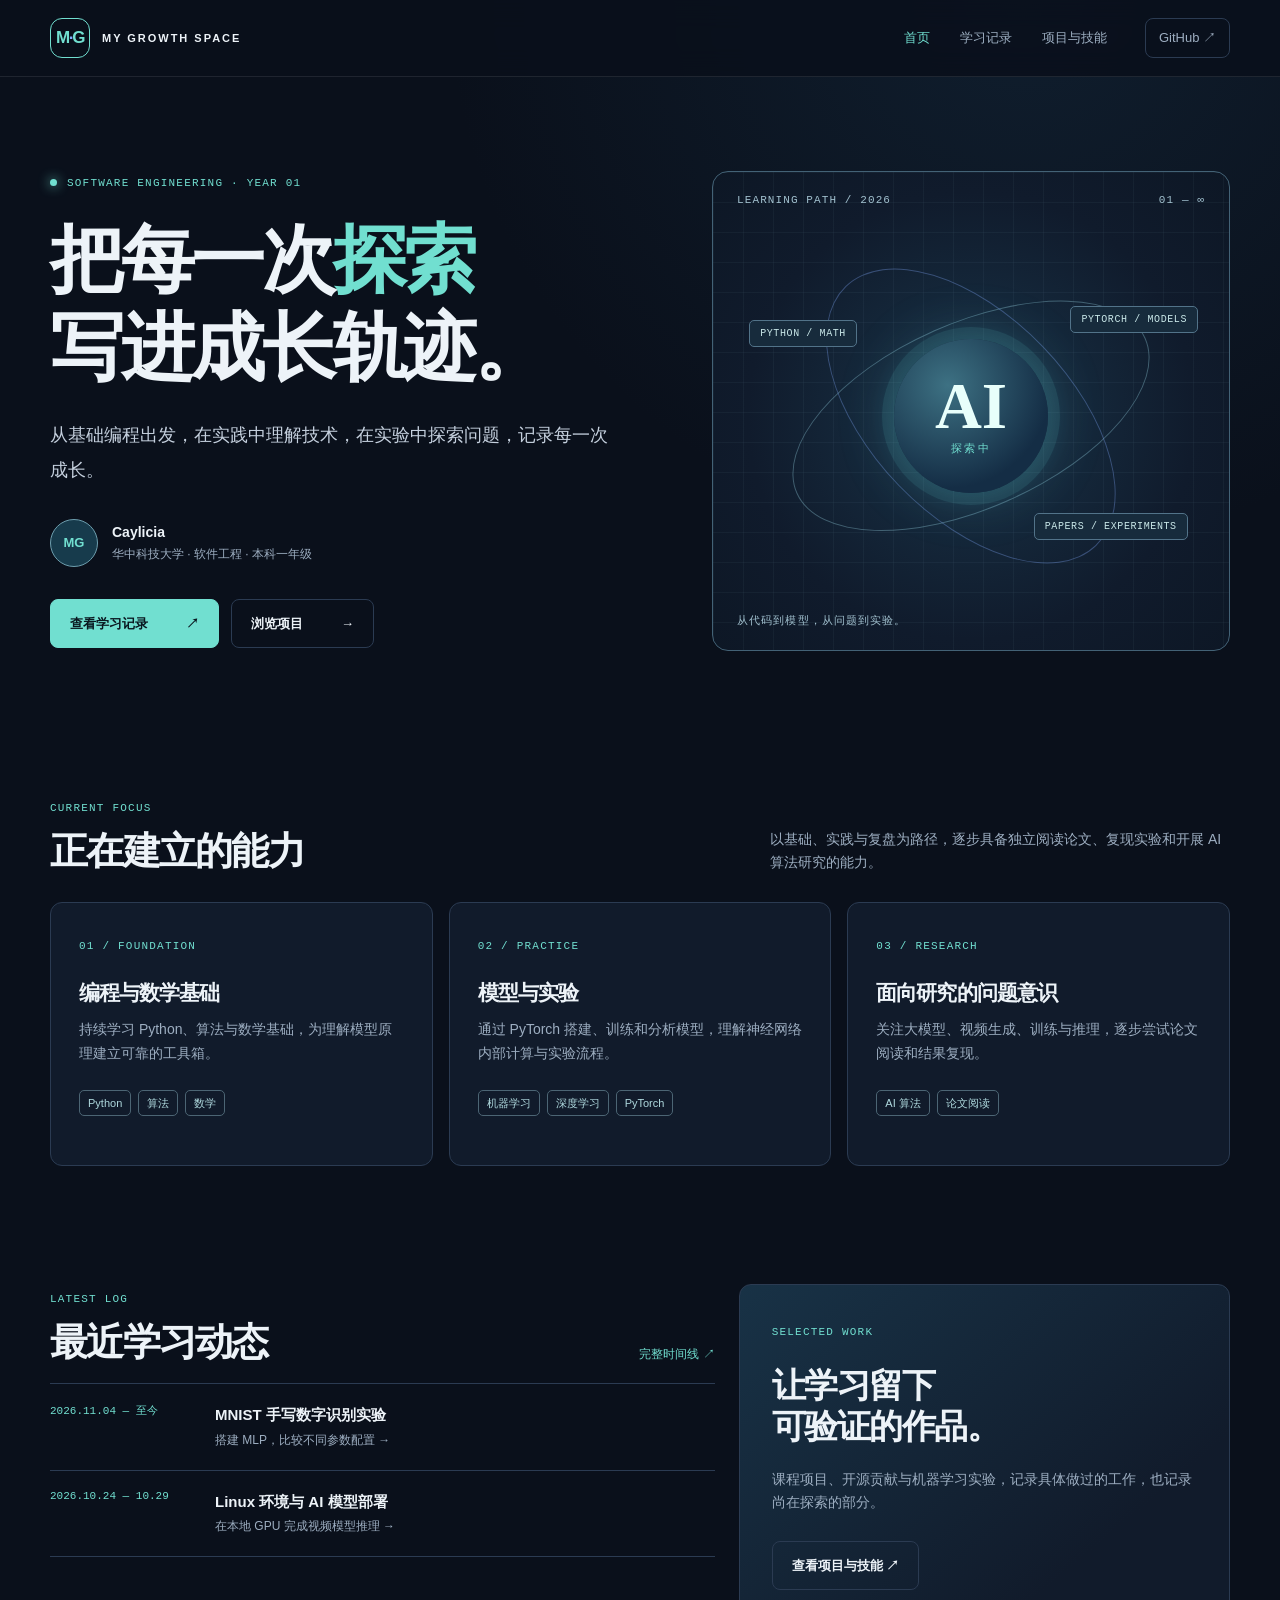
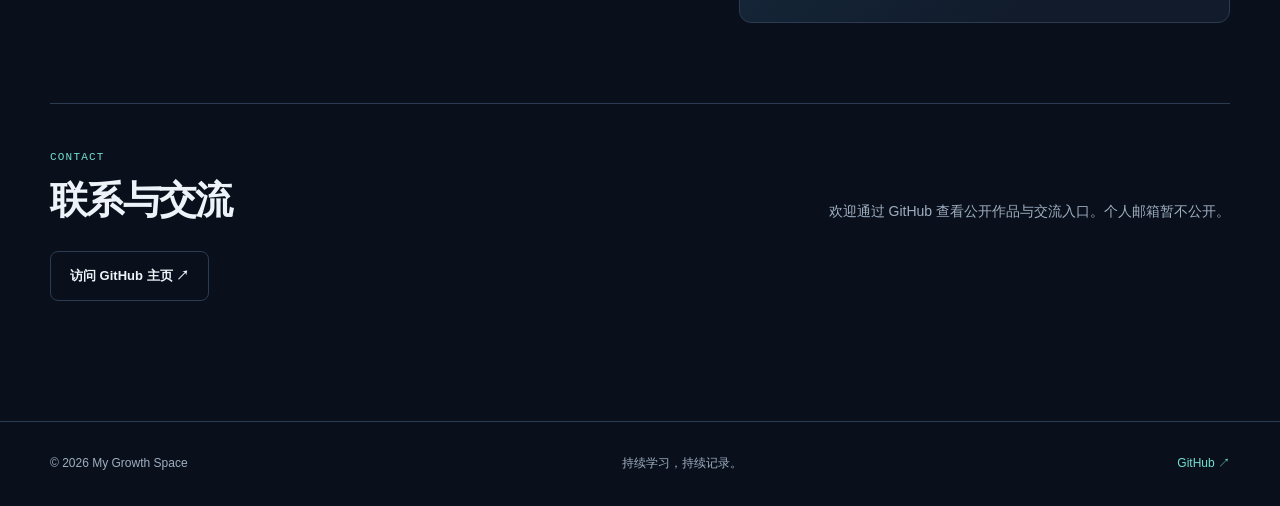
<file: index.html>
<!doctype html>
<html lang="zh-CN">
<head>
  <meta charset="utf-8"><meta name="viewport" content="width=device-width, initial-scale=1">
  <meta name="description" content="My Growth Space：软件工程本科生的学习记录、AI 实验与技术项目。">
  <title>首页 · My Growth Space</title><link rel="stylesheet" href="./assets/style.css"><script src="./assets/main.js" defer></script>
</head>
<body data-page="home">
  <a class="skip" href="#main">跳转到正文</a>
  <header class="site-header"><div class="shell nav-wrap"><a class="brand" href="./index.html"><span class="brand-mark" aria-hidden="true">M<span>·</span>G</span><span>MY GROWTH SPACE</span></a><nav aria-label="主导航"><a aria-current="page" href="./index.html">首页</a><a href="./learning.html">学习记录</a><a href="./projects.html">项目与技能</a></nav><a class="nav-github" href="https://github.com/Caylicia3" target="_blank" rel="noopener noreferrer">GitHub ↗</a></div></header>
  <main id="main">
    <section class="hero shell"><div class="hero-copy"><div class="eyebrow"><span class="live-dot"></span> SOFTWARE ENGINEERING · YEAR 01</div><h1>把每一次<span class="accent">探索</span><br>写进成长轨迹。</h1><p class="hero-lead">从基础编程出发，在实践中理解技术，在实验中探索问题，记录每一次成长。</p><div class="identity"><span class="avatar" aria-label="个人标识 MG">MG</span><div><strong>Caylicia</strong><span>华中科技大学 · 软件工程 · 本科一年级</span></div></div><div class="actions"><a class="button primary" href="./learning.html">查看学习记录 <span>↗</span></a><a class="button subtle" href="./projects.html">浏览项目 <span>→</span></a></div></div><div class="hero-visual" aria-label="成长方向图示"><div class="visual-top"><span>LEARNING PATH / 2026</span><span>01 — ∞</span></div><div class="orbit orbit-one"></div><div class="orbit orbit-two"></div><div class="orbit-core"><span>AI</span><small>探索中</small></div><div class="visual-label label-a">PYTHON / MATH</div><div class="visual-label label-b">PYTORCH / MODELS</div><div class="visual-label label-c">PAPERS / EXPERIMENTS</div><div class="visual-bottom">从代码到模型，从问题到实验。</div></div></section>
    <section class="section shell"><div class="section-heading"><div><span class="kicker">CURRENT FOCUS</span><h2>正在建立的能力</h2></div><p>以基础、实践与复盘为路径，逐步具备独立阅读论文、复现实验和开展 AI 算法研究的能力。</p></div><div class="focus-grid"><article class="focus-card"><span class="card-index">01 / FOUNDATION</span><h3>编程与数学基础</h3><p>持续学习 Python、算法与数学基础，为理解模型原理建立可靠的工具箱。</p><div class="tags"><span>Python</span><span>算法</span><span>数学</span></div></article><article class="focus-card"><span class="card-index">02 / PRACTICE</span><h3>模型与实验</h3><p>通过 PyTorch 搭建、训练和分析模型，理解神经网络内部计算与实验流程。</p><div class="tags"><span>机器学习</span><span>深度学习</span><span>PyTorch</span></div></article><article class="focus-card"><span class="card-index">03 / RESEARCH</span><h3>面向研究的问题意识</h3><p>关注大模型、视频生成、训练与推理，逐步尝试论文阅读和结果复现。</p><div class="tags"><span>AI 算法</span><span>论文阅读</span></div></article></div></section>
    <section class="section shell lower-grid"><div><div class="section-heading compact"><div><span class="kicker">LATEST LOG</span><h2>最近学习动态</h2></div><a class="text-link" href="./learning.html">完整时间线 ↗</a></div><a class="activity-row" href="./learning.html#mnist"><time>2026.11.04 — 至今</time><strong>MNIST 手写数字识别实验</strong><span>搭建 MLP，比较不同参数配置 →</span></a><a class="activity-row" href="./learning.html#wan"><time>2026.10.24 — 10.29</time><strong>Linux 环境与 AI 模型部署</strong><span>在本地 GPU 完成视频模型推理 →</span></a></div><div class="project-teaser"><span class="kicker">SELECTED WORK</span><h2>让学习留下<br>可验证的作品。</h2><p>课程项目、开源贡献与机器学习实验，记录具体做过的工作，也记录尚在探索的部分。</p><a class="button outline" href="./projects.html">查看项目与技能 ↗</a></div></section>
  <section class="section shell contact-section" aria-labelledby="contact-title"><div class="section-heading"><div><span class="kicker">CONTACT</span><h2 id="contact-title">联系与交流</h2></div><p>欢迎通过 GitHub 查看公开作品与交流入口。个人邮箱暂不公开。</p></div><a class="button outline" href="https://github.com/Caylicia3" target="_blank" rel="noopener noreferrer">访问 GitHub 主页 ↗</a></section></main><footer class="site-footer"><div class="shell footer-inner"><span>© 2026 My Growth Space</span><span>持续学习，持续记录。</span><a href="https://github.com/Caylicia3" target="_blank" rel="noopener noreferrer">GitHub ↗</a></div></footer>
</body></html>
</file>
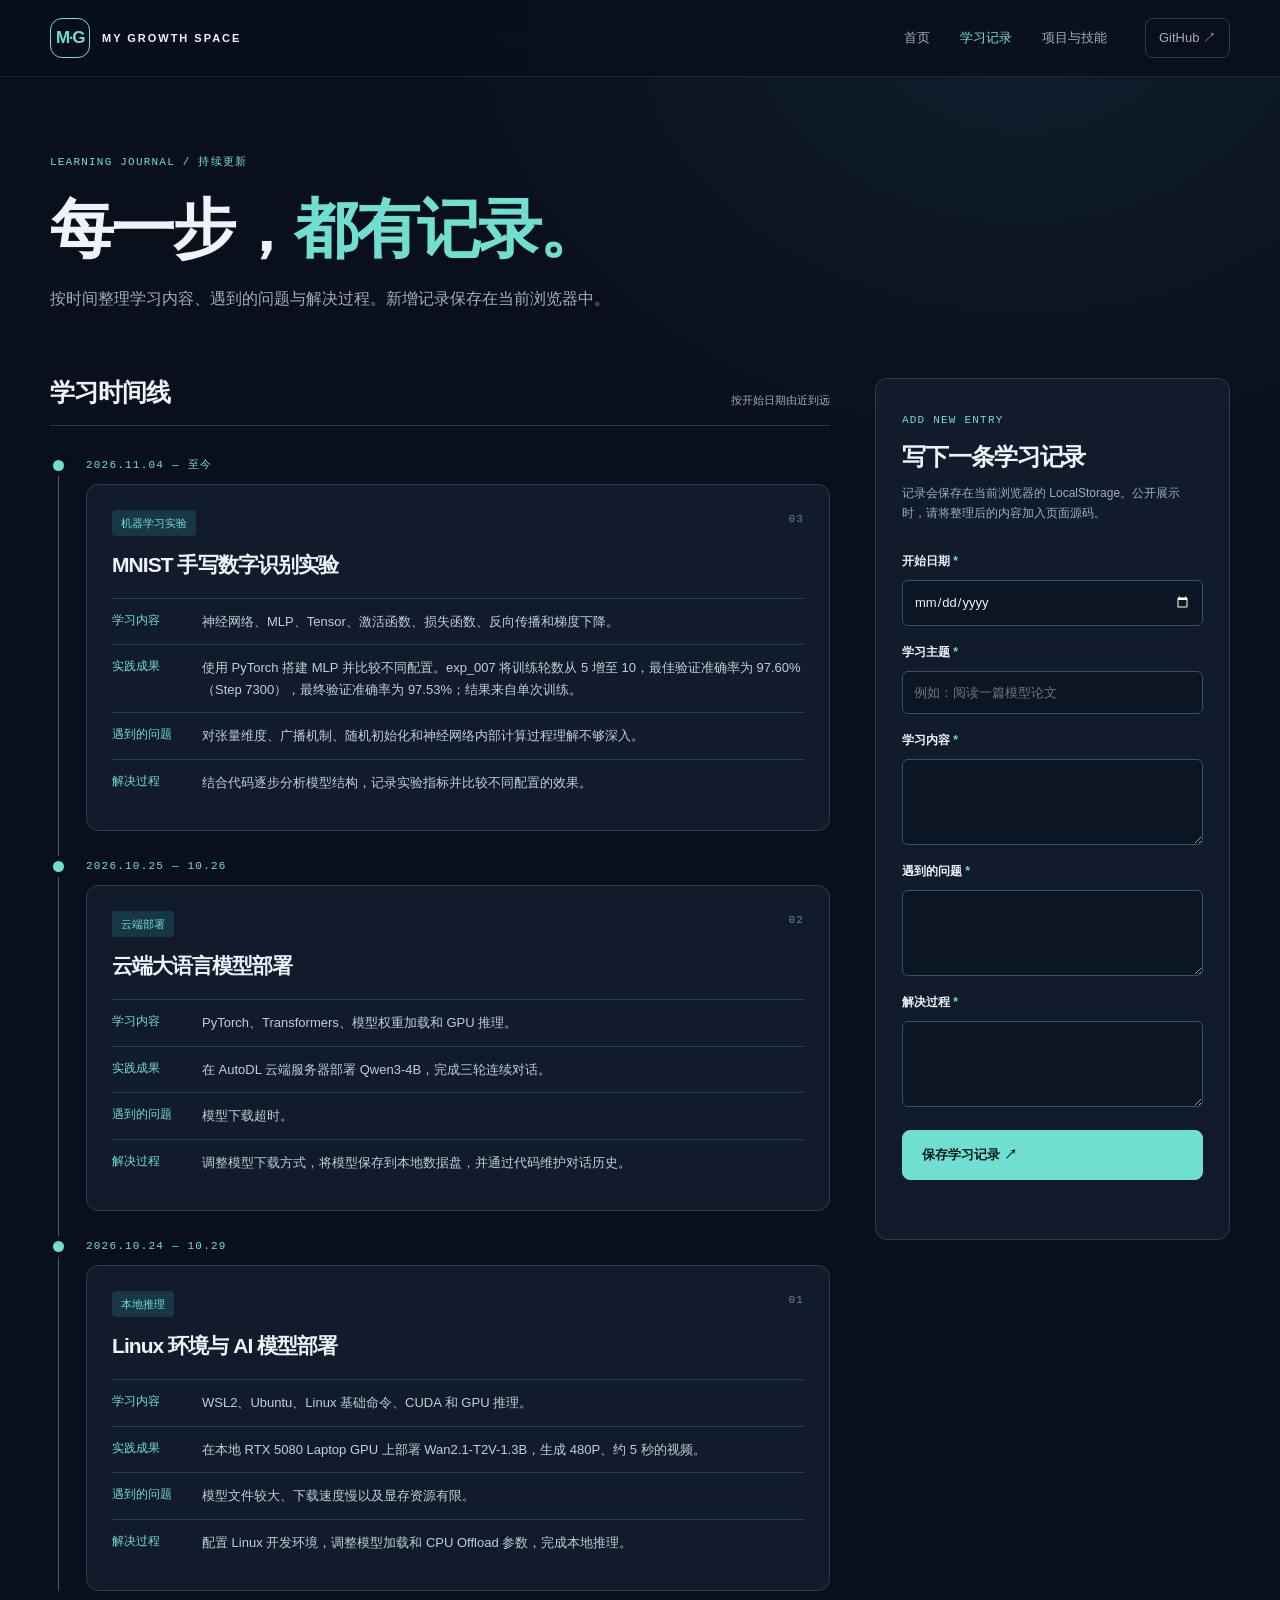
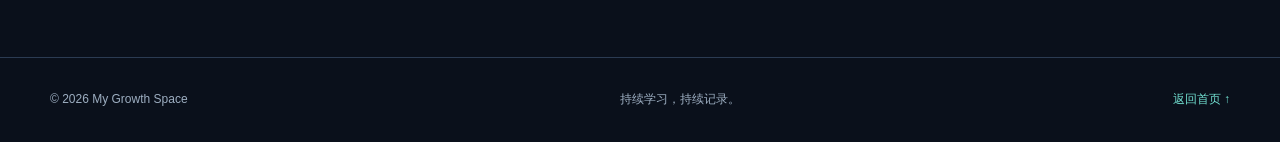
<file: learning.html>
<!doctype html><html lang="zh-CN"><head><meta charset="utf-8"><meta name="viewport" content="width=device-width, initial-scale=1"><meta name="description" content="学习时间线：记录 AI、模型部署和机器学习实验中的问题与解决过程。"><title>学习记录 · My Growth Space</title><link rel="stylesheet" href="./assets/style.css"><script src="./assets/main.js" defer></script></head><body data-page="learning"><a class="skip" href="#main">跳转到正文</a><header class="site-header"><div class="shell nav-wrap"><a class="brand" href="./index.html"><span class="brand-mark" aria-hidden="true">M<span>·</span>G</span><span>MY GROWTH SPACE</span></a><nav aria-label="主导航"><a href="./index.html">首页</a><a aria-current="page" href="./learning.html">学习记录</a><a href="./projects.html">项目与技能</a></nav><a class="nav-github" href="https://github.com/Caylicia3" target="_blank" rel="noopener noreferrer">GitHub ↗</a></div></header><main id="main" class="shell page-main"><div class="page-intro"><span class="kicker">LEARNING JOURNAL / 持续更新</span><h1>每一步，<span class="accent">都有记录。</span></h1><p>按时间整理学习内容、遇到的问题与解决过程。新增记录保存在当前浏览器中。</p></div><div class="learning-layout"><section aria-labelledby="timeline-title"><div class="block-heading"><h2 id="timeline-title">学习时间线</h2><span>按开始日期由近到远</span></div><div id="timeline" class="timeline"><article class="timeline-item" id="mnist" data-sort-date="2026-11-04"><div class="timeline-date">2026.11.04 — 至今</div><div class="timeline-card"><div class="record-top"><span class="pill">机器学习实验</span><span class="record-number">03</span></div><h3>MNIST 手写数字识别实验</h3><dl><div><dt>学习内容</dt><dd>神经网络、MLP、Tensor、激活函数、损失函数、反向传播和梯度下降。</dd></div><div><dt>实践成果</dt><dd>使用 PyTorch 搭建 MLP 并比较不同配置。exp_007 将训练轮数从 5 增至 10，最佳验证准确率为 97.60%（Step 7300），最终验证准确率为 97.53%；结果来自单次训练。</dd></div><div><dt>遇到的问题</dt><dd>对张量维度、广播机制、随机初始化和神经网络内部计算过程理解不够深入。</dd></div><div><dt>解决过程</dt><dd>结合代码逐步分析模型结构，记录实验指标并比较不同配置的效果。</dd></div></dl></div></article><article class="timeline-item" id="qwen" data-sort-date="2026-10-25"><div class="timeline-date">2026.10.25 — 10.26</div><div class="timeline-card"><div class="record-top"><span class="pill">云端部署</span><span class="record-number">02</span></div><h3>云端大语言模型部署</h3><dl><div><dt>学习内容</dt><dd>PyTorch、Transformers、模型权重加载和 GPU 推理。</dd></div><div><dt>实践成果</dt><dd>在 AutoDL 云端服务器部署 Qwen3-4B，完成三轮连续对话。</dd></div><div><dt>遇到的问题</dt><dd>模型下载超时。</dd></div><div><dt>解决过程</dt><dd>调整模型下载方式，将模型保存到本地数据盘，并通过代码维护对话历史。</dd></div></dl></div></article><article class="timeline-item" id="wan" data-sort-date="2026-10-24"><div class="timeline-date">2026.10.24 — 10.29</div><div class="timeline-card"><div class="record-top"><span class="pill">本地推理</span><span class="record-number">01</span></div><h3>Linux 环境与 AI 模型部署</h3><dl><div><dt>学习内容</dt><dd>WSL2、Ubuntu、Linux 基础命令、CUDA 和 GPU 推理。</dd></div><div><dt>实践成果</dt><dd>在本地 RTX 5080 Laptop GPU 上部署 Wan2.1-T2V-1.3B，生成 480P、约 5 秒的视频。</dd></div><div><dt>遇到的问题</dt><dd>模型文件较大、下载速度慢以及显存资源有限。</dd></div><div><dt>解决过程</dt><dd>配置 Linux 开发环境，调整模型加载和 CPU Offload 参数，完成本地推理。</dd></div></dl></div></article></div></section><aside class="entry-panel"><div class="panel-heading"><span class="kicker">ADD NEW ENTRY</span><h2>写下一条学习记录</h2><p>记录会保存在当前浏览器的 LocalStorage。公开展示时，请将整理后的内容加入页面源码。</p></div><form id="entry-form"><label for="entry-date">开始日期 <span>*</span></label><input id="entry-date" name="date" type="date" required><label for="entry-title">学习主题 <span>*</span></label><input id="entry-title" name="title" maxlength="80" placeholder="例如：阅读一篇模型论文" required><label for="entry-content">学习内容 <span>*</span></label><textarea id="entry-content" name="content" rows="3" maxlength="1000" required></textarea><label for="entry-problem">遇到的问题 <span>*</span></label><textarea id="entry-problem" name="problem" rows="3" maxlength="1000" required></textarea><label for="entry-solution">解决过程 <span>*</span></label><textarea id="entry-solution" name="solution" rows="3" maxlength="1000" required></textarea><button class="button primary form-button" type="submit">保存学习记录 ↗</button><p id="form-status" class="form-status" role="status" aria-live="polite"></p></form></aside></div></main><footer class="site-footer"><div class="shell footer-inner"><span>© 2026 My Growth Space</span><span>持续学习，持续记录。</span><a href="./index.html">返回首页 ↑</a></div></footer></body></html>
</file>
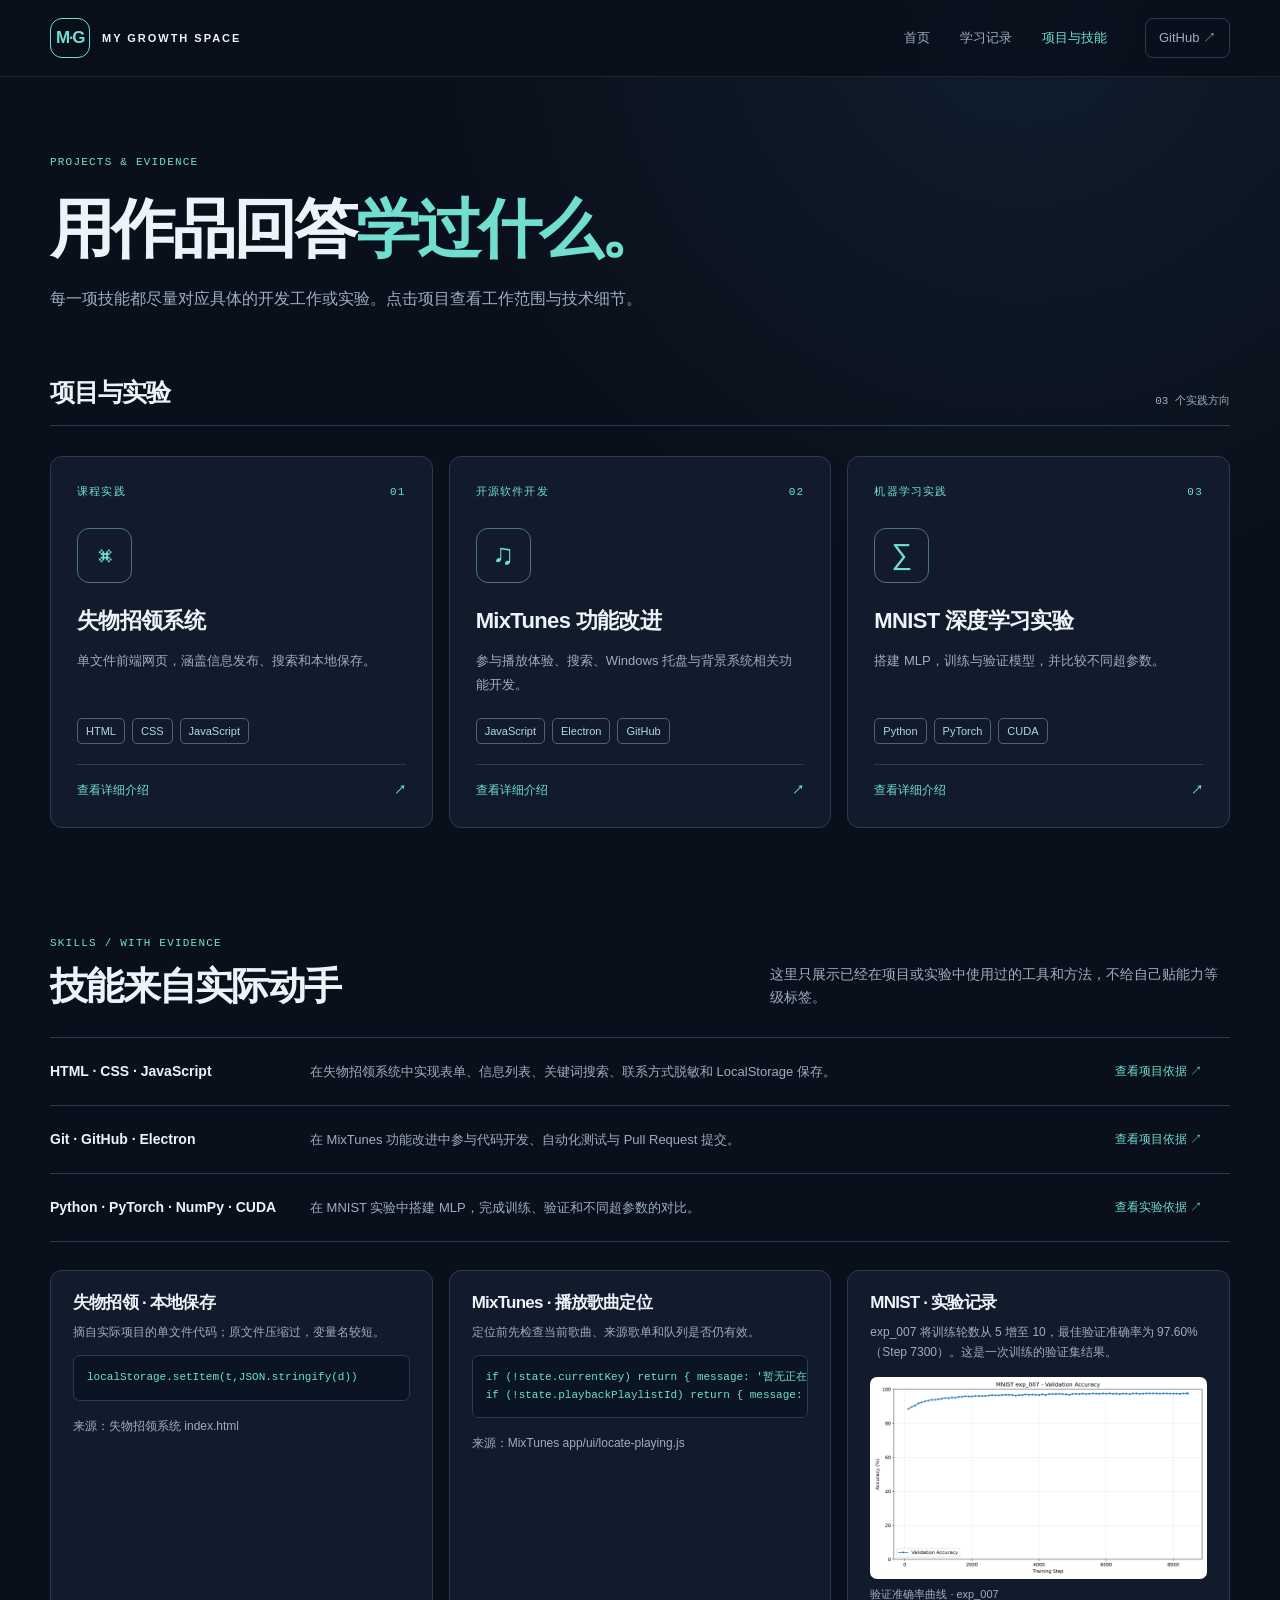
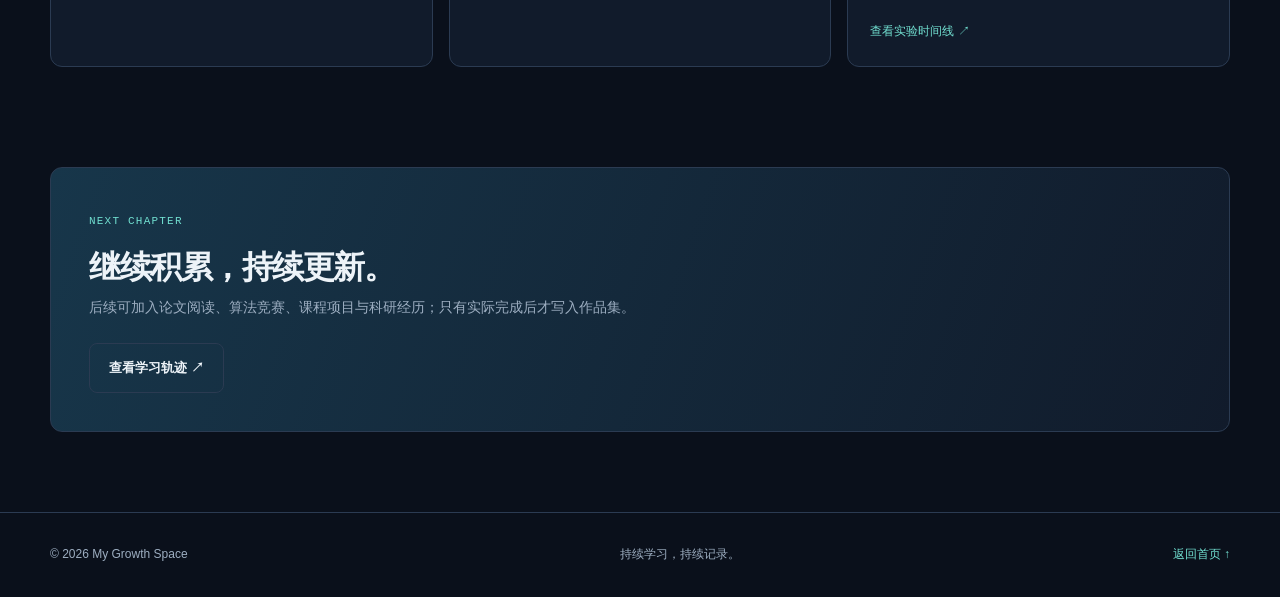
<file: projects.html>
<!doctype html><html lang="zh-CN"><head><meta charset="utf-8"><meta name="viewport" content="width=device-width, initial-scale=1"><meta name="description" content="课程实践、开源贡献与机器学习实验，以及有项目依据的技能展示。"><title>项目与技能 · My Growth Space</title><link rel="stylesheet" href="./assets/style.css"><script src="./assets/main.js" defer></script></head><body data-page="projects"><a class="skip" href="#main">跳转到正文</a><header class="site-header"><div class="shell nav-wrap"><a class="brand" href="./index.html"><span class="brand-mark" aria-hidden="true">M<span>·</span>G</span><span>MY GROWTH SPACE</span></a><nav aria-label="主导航"><a href="./index.html">首页</a><a href="./learning.html">学习记录</a><a aria-current="page" href="./projects.html">项目与技能</a></nav><a class="nav-github" href="https://github.com/Caylicia3" target="_blank" rel="noopener noreferrer">GitHub ↗</a></div></header><main id="main" class="shell page-main"><div class="page-intro"><span class="kicker">PROJECTS & EVIDENCE</span><h1>用作品回答<span class="accent">学过什么。</span></h1><p>每一项技能都尽量对应具体的开发工作或实验。点击项目查看工作范围与技术细节。</p></div><section aria-labelledby="projects-title"><div class="block-heading"><h2 id="projects-title">项目与实验</h2><span>03 个实践方向</span></div><div class="project-grid"><button class="project-card" type="button" data-project="lost"><span class="project-type">课程实践 <span>01</span></span><span class="project-icon" aria-hidden="true">⌘</span><strong>失物招领系统</strong><span class="project-summary">单文件前端网页，涵盖信息发布、搜索和本地保存。</span><span class="tags"><span>HTML</span><span>CSS</span><span>JavaScript</span></span><span class="card-more">查看详细介绍 <b>↗</b></span></button><button class="project-card" type="button" data-project="mix"><span class="project-type">开源软件开发 <span>02</span></span><span class="project-icon" aria-hidden="true">♫</span><strong>MixTunes 功能改进</strong><span class="project-summary">参与播放体验、搜索、Windows 托盘与背景系统相关功能开发。</span><span class="tags"><span>JavaScript</span><span>Electron</span><span>GitHub</span></span><span class="card-more">查看详细介绍 <b>↗</b></span></button><button class="project-card" type="button" data-project="mnist"><span class="project-type">机器学习实践 <span>03</span></span><span class="project-icon" aria-hidden="true">∑</span><strong>MNIST 深度学习实验</strong><span class="project-summary">搭建 MLP，训练与验证模型，并比较不同超参数。</span><span class="tags"><span>Python</span><span>PyTorch</span><span>CUDA</span></span><span class="card-more">查看详细介绍 <b>↗</b></span></button></div></section><section class="section skills-section" aria-labelledby="skills-title"><div class="section-heading"><div><span class="kicker">SKILLS / WITH EVIDENCE</span><h2 id="skills-title">技能来自实际动手</h2></div><p>这里只展示已经在项目或实验中使用过的工具和方法，不给自己贴能力等级标签。</p></div><div class="evidence-list"><div><span class="evidence-name">HTML · CSS · JavaScript</span><p>在失物招领系统中实现表单、信息列表、关键词搜索、联系方式脱敏和 LocalStorage 保存。</p><a href="#projects-title" data-open-project="lost">查看项目依据 ↗</a></div><div><span class="evidence-name">Git · GitHub · Electron</span><p>在 MixTunes 功能改进中参与代码开发、自动化测试与 Pull Request 提交。</p><a href="#projects-title" data-open-project="mix">查看项目依据 ↗</a></div><div><span class="evidence-name">Python · PyTorch · NumPy · CUDA</span><p>在 MNIST 实验中搭建 MLP，完成训练、验证和不同超参数的对比。</p><a href="#projects-title" data-open-project="mnist">查看实验依据 ↗</a></div></div><div class="proof-grid" aria-label="代码与实验依据"><article class="proof-card"><h3>失物招领 · 本地保存</h3><p>摘自实际项目的单文件代码；原文件压缩过，变量名较短。</p><pre><code>localStorage.setItem(t,JSON.stringify(d))</code></pre><small>来源：失物招领系统 index.html</small></article><article class="proof-card"><h3>MixTunes · 播放歌曲定位</h3><p>定位前先检查当前歌曲、来源歌单和队列是否仍有效。</p><pre><code>if (!state.currentKey) return { message: '暂无正在播放的歌曲。' };
if (!state.playbackPlaylistId) return { message: '当前歌曲为搜索试听，没有来源歌单。' };</code></pre><small>来源：MixTunes app/ui/locate-playing.js</small></article><article class="proof-card"><h3>MNIST · 实验记录</h3><p>exp_007 将训练轮数从 5 增至 10，最佳验证准确率为 97.60%（Step 7300）。这是一次训练的验证集结果。</p><figure class="proof-figure"><img src="./assets/mnist-validation-accuracy.png" alt="MNIST exp_007 的验证准确率随训练步数变化的曲线" loading="lazy"><figcaption>验证准确率曲线 · exp_007</figcaption></figure><a href="./learning.html#mnist">查看实验时间线 ↗</a></article></div></section><section class="next-section"><span class="kicker">NEXT CHAPTER</span><h2>继续积累，持续更新。</h2><p>后续可加入论文阅读、算法竞赛、课程项目与科研经历；只有实际完成后才写入作品集。</p><a class="button outline" href="./learning.html">查看学习轨迹 ↗</a></section></main><dialog id="project-dialog" class="project-dialog" aria-labelledby="dialog-title"><div class="dialog-top"><span id="dialog-type" class="kicker"></span><button class="close-dialog" type="button" aria-label="关闭项目详情">×</button></div><h2 id="dialog-title"></h2><p id="dialog-intro"></p><div id="dialog-detail"></div><div id="dialog-tags" class="tags"></div></dialog><footer class="site-footer"><div class="shell footer-inner"><span>© 2026 My Growth Space</span><span>持续学习，持续记录。</span><a href="./index.html">返回首页 ↑</a></div></footer></body></html>
</file>
<file: assets/style.css>
:root{color-scheme:dark;--bg:#0a101b;--surface:#111b2b;--surface2:#172439;--line:#2b3b52;--text:#edf3f8;--muted:#9daec1;--cyan:#71dfd0;--blue:#83aaff;--max:1180px;font-family:Inter,"Segoe UI","Microsoft YaHei",sans-serif}*{box-sizing:border-box}html{scroll-behavior:smooth}body{margin:0;background:radial-gradient(ellipse 60% 35% at 80% 0%,#18334a66,transparent 75%),var(--bg);color:var(--text);line-height:1.65}a{color:inherit;text-decoration:none}button,input,textarea{font:inherit}button{cursor:pointer}.shell{width:min(var(--max),calc(100% - 64px));margin-inline:auto}.skip{position:absolute;top:-60px;left:12px;padding:8px 14px;background:var(--cyan);color:#06121b;z-index:20}.skip:focus{top:12px}:focus-visible{outline:2px solid var(--cyan);outline-offset:4px}.site-header{border-bottom:1px solid #ffffff17;background:#0a101bdc;backdrop-filter:blur(14px);position:sticky;top:0;z-index:10}.nav-wrap{min-height:76px;display:flex;align-items:center;gap:38px}.brand{display:inline-flex;align-items:center;gap:12px;font-size:11px;font-weight:800;letter-spacing:.18em;white-space:nowrap}.brand-mark{width:40px;height:40px;display:grid;place-items:center;border:1px solid var(--cyan);border-radius:12px;color:var(--cyan);letter-spacing:-.12em;font-size:17px;padding-right:3px}.brand-mark span{color:var(--blue)}nav{display:flex;gap:30px;margin-left:auto}nav a,.nav-github{font-size:13px;color:var(--muted);transition:color .2s}nav a:hover,.nav-github:hover,nav a[aria-current]{color:var(--cyan)}.nav-github{border:1px solid var(--line);border-radius:8px;padding:8px 13px}.hero{display:grid;grid-template-columns:1.08fr .92fr;gap:54px;align-items:center;padding-top:94px;padding-bottom:104px}.eyebrow,.kicker,.card-index,.project-type,.timeline-date,.record-number{font-family:Consolas,"Courier New",monospace;font-size:11px;letter-spacing:.11em;color:var(--cyan)}.eyebrow{display:flex;align-items:center;gap:10px}.live-dot{width:7px;height:7px;border-radius:50%;background:var(--cyan);box-shadow:0 0 12px var(--cyan)}h1,h2,h3,p{margin-top:0}h1,h2,h3{line-height:1.19;letter-spacing:-.045em}h1{font-size:clamp(48px,5.8vw,80px);margin:24px 0 26px;font-weight:750}.accent{color:var(--cyan)}.hero-lead{font-size:18px;line-height:1.9;max-width:570px;color:#c5d0de}.identity{display:flex;align-items:center;gap:14px;margin:32px 0}.avatar{display:grid;place-items:center;width:48px;height:48px;border-radius:50%;border:1px solid #6d9eae;background:#173b4c;color:var(--cyan);font-weight:750;font-size:13px}.identity div{display:grid}.identity strong{font-size:14px}.identity div span{font-size:12px;color:var(--muted)}.actions{display:flex;gap:12px;flex-wrap:wrap}.button{display:inline-flex;align-items:center;justify-content:space-between;gap:38px;padding:13px 19px;border-radius:8px;border:1px solid var(--line);font-weight:650;font-size:13px;transition:transform .2s,background .2s}.button:hover,.project-card:hover{transform:translateY(-3px)}.primary{background:var(--cyan);color:#0a1820;border-color:var(--cyan)}.primary:hover{background:#9aece1}.subtle,.outline{color:var(--text);background:transparent}.subtle:hover,.outline:hover{border-color:var(--cyan);color:var(--cyan)}.hero-visual{position:relative;min-height:480px;border:1px solid #436276;border-radius:16px;overflow:hidden;background:radial-gradient(circle at 50% 51%,#234d61 0%,#15293c 28%,#101b2c 63%,#0d1725 100%)}.hero-visual:before{content:"";position:absolute;inset:0;background-image:linear-gradient(#b7e7f20b 1px,transparent 1px),linear-gradient(90deg,#b7e7f20b 1px,transparent 1px);background-size:30px 30px}.visual-top,.visual-bottom{position:absolute;left:24px;right:24px;z-index:2;color:#a2c1cf;font:11px Consolas,monospace;letter-spacing:.1em}.visual-top{top:22px;display:flex;justify-content:space-between}.visual-bottom{bottom:22px}.orbit{position:absolute;left:50%;top:51%;transform:translate(-50%,-50%) rotate(-24deg);border:1px solid #9eddec55;border-radius:50%;width:74%;height:39%}.orbit-two{transform:translate(-50%,-50%) rotate(46deg);width:70%;height:42%;border-color:#83aaff55}.orbit-core{position:absolute;left:50%;top:51%;transform:translate(-50%,-50%);width:154px;height:154px;display:flex;flex-direction:column;align-items:center;justify-content:center;border-radius:50%;background:radial-gradient(circle at 35% 30%,#3d7183,#142d45 70%);box-shadow:0 0 0 12px #66d3d51a,0 0 60px #60c8d539}.orbit-core span{font:bold 65px Georgia,serif;line-height:1;color:#e8fffb}.orbit-core small{color:var(--cyan);letter-spacing:.2em;font-size:11px}.visual-label{position:absolute;background:#172b3c;border:1px solid #527389;border-radius:5px;padding:7px 10px;font:10px Consolas,monospace;color:#c9e7e8;letter-spacing:.06em}.label-a{top:31%;left:7%}.label-b{top:28%;right:6%}.label-c{bottom:23%;right:8%}.section{padding-top:38px;padding-bottom:80px}.section-heading{display:flex;align-items:end;justify-content:space-between;gap:38px;margin-bottom:28px}.section-heading h2,.block-heading h2{font-size:clamp(28px,3vw,39px);margin:9px 0 0}.section-heading>p{color:var(--muted);max-width:460px;margin:0;font-size:14px}.focus-grid,.project-grid{display:grid;grid-template-columns:repeat(3,1fr);gap:16px}.focus-card,.project-card,.project-teaser,.timeline-card,.entry-panel,.next-section{background:var(--surface);border:1px solid var(--line);border-radius:12px}.focus-card{padding:28px;min-height:264px}.focus-card h3{font-size:21px;margin:24px 0 12px}.focus-card p,.project-teaser p,.next-section p{color:var(--muted);font-size:14px}.tags{display:flex;flex-wrap:wrap;gap:7px;margin-top:25px}.tags span{border:1px solid #4c6574;border-radius:5px;padding:3px 8px;color:#afd9de;font-size:11px}.lower-grid{display:grid;grid-template-columns:1.15fr .85fr;gap:24px}.compact{margin-bottom:18px}.text-link,.evidence-list a{color:var(--cyan);font-size:12px}.activity-row{display:grid;grid-template-columns:145px 1fr;gap:3px 20px;border-top:1px solid var(--line);padding:19px 0}.activity-row:last-child{border-bottom:1px solid var(--line)}.activity-row time{grid-row:span 2;font:11px Consolas,monospace;color:var(--cyan)}.activity-row strong{font-size:15px}.activity-row span{font-size:12px;color:var(--muted)}.activity-row:hover strong{color:var(--cyan)}.project-teaser{padding:32px;background:linear-gradient(140deg,#183246,#111b2b 75%)}.project-teaser h2{font-size:34px;margin:22px 0}.project-teaser .button{margin-top:12px}.site-footer{border-top:1px solid var(--line);margin-top:40px}.footer-inner{min-height:84px;display:flex;justify-content:space-between;align-items:center;gap:20px;color:var(--muted);font-size:12px}.footer-inner a{color:var(--cyan)}.page-main{padding-top:70px}.page-intro{max-width:850px;margin-bottom:66px}.page-intro h1{font-size:clamp(43px,5vw,66px);margin:18px 0}.page-intro p{color:var(--muted);font-size:16px;max-width:650px}.block-heading{display:flex;align-items:end;justify-content:space-between;border-bottom:1px solid var(--line);padding-bottom:17px;margin-bottom:30px}.block-heading h2{font-size:25px;margin:0}.block-heading span{font:11px Consolas,monospace;color:var(--muted)}.learning-layout{display:grid;grid-template-columns:minmax(0,1fr) 355px;align-items:start;gap:45px}.timeline{border-left:1px solid #416273;margin-left:8px}.timeline-item{position:relative;margin:0 0 26px 27px;scroll-margin-top:100px}.timeline-item:before{content:"";position:absolute;width:11px;height:11px;border-radius:50%;background:var(--cyan);left:-33px;top:4px;box-shadow:0 0 0 5px var(--bg)}.timeline-date{margin-bottom:10px}.timeline-card{padding:25px}.record-top{display:flex;justify-content:space-between}.pill{display:inline-block;color:var(--cyan);background:#173746;padding:4px 9px;border-radius:4px;font-size:11px}.record-number{color:#65869d}.timeline-card h3{font-size:21px;margin:17px 0 20px}.timeline-card dl{margin:0}.timeline-card dl div{display:grid;grid-template-columns:78px 1fr;gap:12px;border-top:1px solid #2a3b50;padding:12px 0}.timeline-card dt{font-size:12px;color:var(--cyan)}.timeline-card dd{margin:0;font-size:13px;color:#c2ceda;white-space:pre-wrap}.entry-panel{padding:26px;position:sticky;top:100px}.panel-heading h2{font-size:24px;margin:12px 0}.panel-heading p{font-size:12px;color:var(--muted)}form{display:grid;gap:8px;margin-top:20px}form label{font-size:12px;font-weight:700;margin-top:9px}form label span{color:var(--cyan)}input,textarea{width:100%;color:var(--text);background:#0b1523;border:1px solid #385069;border-radius:6px;padding:10px 11px;font-size:13px;resize:vertical}input:focus,textarea:focus{outline:2px solid var(--cyan);outline-offset:1px}.form-button{margin-top:15px;width:100%}.form-status{min-height:22px;margin:3px 0 0;color:var(--cyan);font-size:12px}.project-card{display:flex;flex-direction:column;align-items:stretch;text-align:left;color:var(--text);padding:26px;min-height:350px;transition:transform .2s,border-color .2s}.project-card:hover{border-color:var(--cyan)}.project-type{display:flex;justify-content:space-between}.project-icon{display:grid;place-items:center;width:55px;height:55px;margin:27px 0 20px;border:1px solid #4c7287;border-radius:12px;color:var(--cyan);font-size:29px}.project-card>strong{font-size:22px;letter-spacing:-.03em}.project-summary{font-size:13px;color:var(--muted);margin-top:10px;line-height:1.8}.project-card .tags{margin-top:auto;padding-top:22px}.card-more{display:flex;justify-content:space-between;border-top:1px solid var(--line);margin-top:20px;padding-top:16px;color:var(--cyan);font-size:12px}.skills-section{padding-top:100px}.evidence-list{border-top:1px solid var(--line)}.evidence-list>div{display:grid;grid-template-columns:240px 1fr 115px;align-items:center;gap:20px;padding:22px 0;border-bottom:1px solid var(--line)}.evidence-name{font-weight:700;font-size:14px}.evidence-list p{font-size:13px;color:var(--muted);margin:0}.next-section{padding:38px;margin:20px 0 80px;background:linear-gradient(110deg,#17364a,#111b2b)}.next-section h2{font-size:32px;margin:16px 0 10px}.next-section p{max-width:690px}.next-section .button{margin-top:10px}.project-dialog{width:min(550px,calc(100% - 28px));max-height:calc(100vh - 40px);overflow:auto;border:1px solid #53788b;border-radius:14px;background:#132235;color:var(--text);padding:30px;box-shadow:0 25px 80px #0009}.project-dialog::backdrop{background:#020912c9}.dialog-top{display:flex;justify-content:space-between;align-items:center}.close-dialog{border:0;background:transparent;color:var(--text);font-size:30px;line-height:1}.project-dialog h2{font-size:30px;margin:18px 0 9px}.project-dialog>p,.project-dialog section p{color:var(--muted);font-size:14px}.project-dialog section{border-top:1px solid var(--line);padding-top:15px;margin-top:18px}.project-dialog section h3{font-size:14px;color:var(--cyan);margin:0 0 8px}.project-dialog .tags{margin-top:25px}@media(max-width:950px){.hero{grid-template-columns:1fr}.hero-visual{min-height:380px}.learning-layout{grid-template-columns:1fr}.entry-panel{position:static}.evidence-list>div{grid-template-columns:1fr;gap:7px}}@media(max-width:700px){.shell{width:min(var(--max),calc(100% - 32px))}.nav-wrap{min-height:70px;gap:12px;flex-wrap:wrap;padding:11px 0}.brand{font-size:10px}.brand-mark{width:35px;height:35px}nav{order:3;width:100%;justify-content:space-between;gap:8px;margin:0}nav a{padding:5px 0}.nav-github{margin-left:auto;font-size:11px;padding:6px 8px}.hero{padding:55px 0 66px;gap:35px}.hero-visual{min-height:340px}.visual-label{font-size:8px}.section{padding-bottom:55px}.section-heading{display:block}.section-heading>p{margin-top:14px}.focus-grid,.project-grid,.lower-grid{grid-template-columns:1fr}.focus-card{min-height:auto}.activity-row{grid-template-columns:1fr}.activity-row time{grid-row:auto}.page-main{padding-top:50px}.page-intro{margin-bottom:43px}.block-heading{align-items:start;gap:10px}.block-heading span{max-width:100px;text-align:right}.timeline-card{padding:19px}.timeline-card dl div{grid-template-columns:1fr;gap:2px}.project-card{min-height:300px}.skills-section{padding-top:70px}.footer-inner{flex-wrap:wrap;padding:22px 0;min-height:auto}.footer-inner span:nth-child(2){display:none}}@media(prefers-reduced-motion:reduce){html{scroll-behavior:auto}*,*:before,*:after{transition:none!important;animation:none!important}}
.proof-grid{display:grid;grid-template-columns:repeat(3,1fr);gap:16px;margin-top:28px}.proof-card{min-width:0;padding:22px;border:1px solid var(--line);border-radius:12px;background:var(--surface)}.proof-card h3{font-size:17px;margin:0 0 10px}.proof-card p,.proof-card small{font-size:12px;color:var(--muted)}.proof-card pre{overflow:auto;padding:13px;background:#0a1422;border:1px solid var(--line);border-radius:7px;color:var(--cyan);font-size:11px;line-height:1.6}.proof-card a{color:var(--cyan);font-size:12px}@media(max-width:850px){.proof-grid{grid-template-columns:1fr}}
.proof-figure{margin:14px 0}.proof-figure img{display:block;width:100%;height:auto;border-radius:7px;background:#fff}.proof-figure figcaption{margin-top:6px;color:var(--muted);font-size:11px}
.brand-mark{display:inline-flex;align-items:center;justify-content:center;white-space:nowrap;letter-spacing:-.08em;padding:0}.contact-section{border-top:1px solid var(--line)}
</file>
